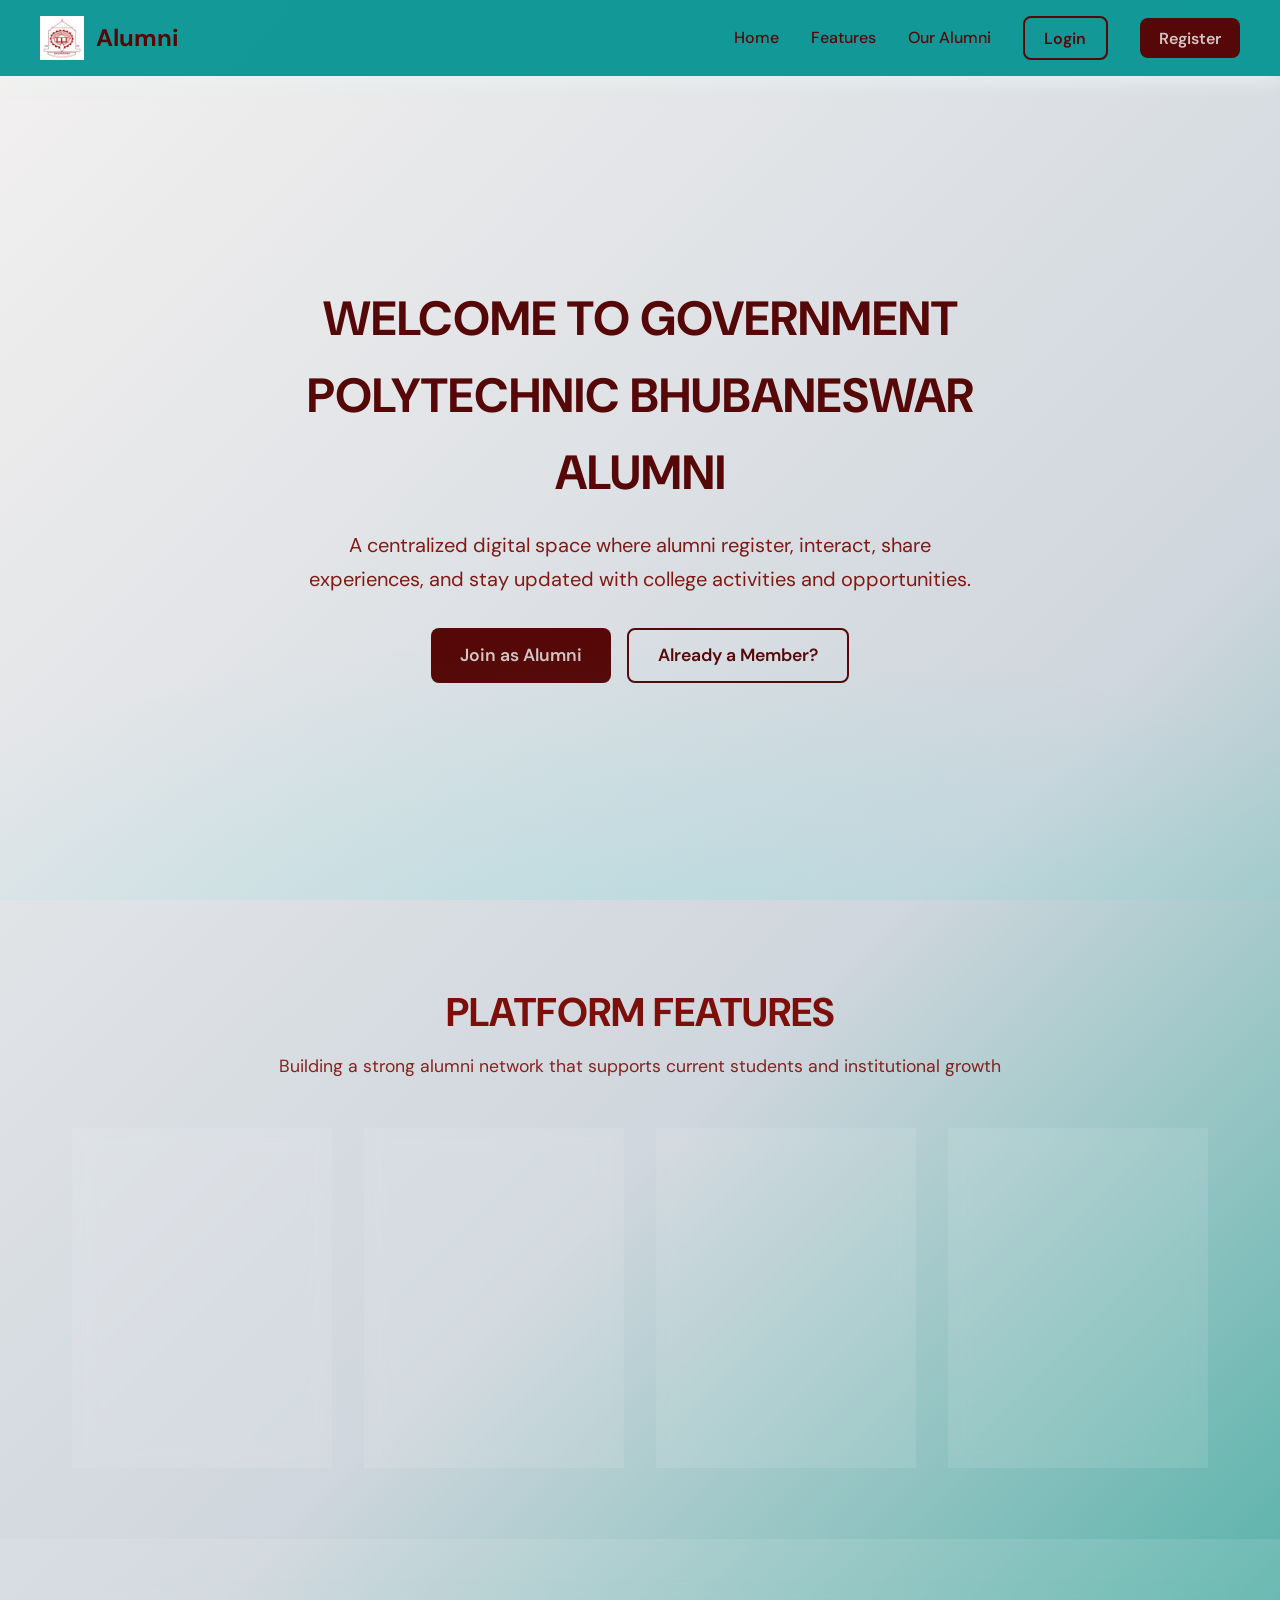
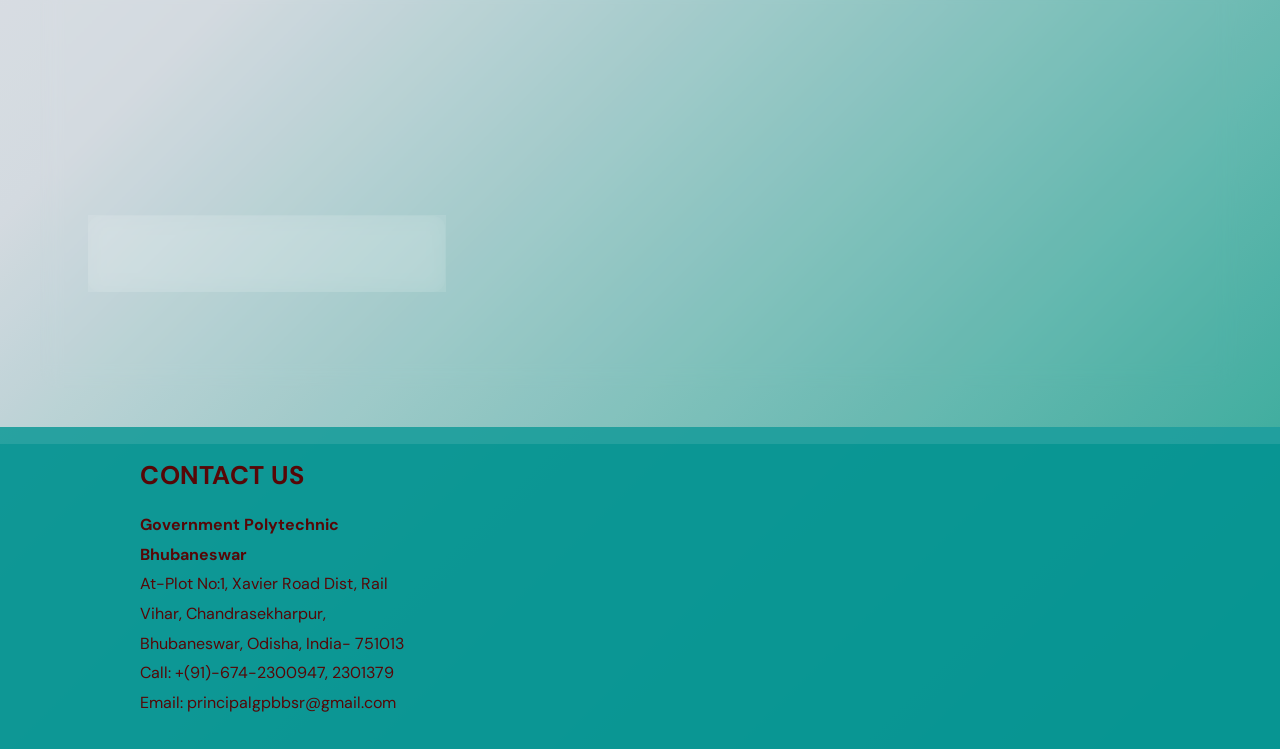
<file: index.html>
<!DOCTYPE html>
<html lang="en">
<head>
    <meta charset="UTF-8">
    <meta name="viewport" content="width=device-width, initial-scale=1.0">
    <title>College Alumni Page | Connect • Network • Grow</title>
    <link rel="stylesheet" href="styles.css">
</head>
<body>
    <!-- Navigation -->
    <nav class="navbar">
        <div class="nav-container">
            <a href="index.html" class="logo">
                <img src="assets/alumni-logo.png" class="logo-img" alt="Alumni logo">
                Alumni
            </a>
            <ul class="nav-links">
                <li><a href="#home">Home</a></li>
                <li><a href="#features">Features</a></li>
                <li><a href="#alumni">Our Alumni</a></li>
                <li><button class="btn btn-outline" id="openLogin">Login</button></li>
                <li><button class="btn btn-primary" id="openRegister">Register</button></li>
            </ul>
            <button class="mobile-menu-btn" aria-label="Toggle menu">
                <span></span><span></span><span></span>
            </button>
        </div>
    </nav>

    <!-- Hero Section -->
    <section id="home" class="hero">
        <div class="hero-content">
            <h1>WELCOME TO GOVERNMENT POLYTECHNIC BHUBANESWAR ALUMNI</h1>
            <p class="hero-subtitle">A centralized digital space where alumni register, interact, share experiences, and stay updated with college activities and opportunities.</p>
            <div class="hero-buttons">
                <button class="btn btn-primary btn-lg" id="heroRegister">Join as Alumni</button>
                <button class="btn btn-outline btn-lg" id="heroLogin">Already a Member?</button>
            </div>
        </div>
        <div class="hero-shape"></div>
    </section>

    <!-- Features Section -->
    <section id="features" class="features">
        <h2>PLATFORM FEATURES</h2>
        <p class="section-subtitle">Building a strong alumni network that supports current students and institutional growth</p>
        <div class="features-grid">
            <div class="feature-card" id="featureProfile">
                <div class="feature-icon">👤</div>
                <h3>Profile Management</h3>
                <p>Create and manage your profile, update professional details, and connect with fellow graduates.</p>
            </div>
            <div class="feature-card" id="featureEvents">
                <div class="feature-icon">📅</div>
                <h3>Events & Notices</h3>
                <p>Stay informed about reunions, workshops, seminars, and college activities.</p>
            </div>
            <div class="feature-card" id="featureJobs">
                <div class="feature-icon">💼</div>
                <h3>Jobs & Internships</h3>
                <p>Access job openings, internships, and career guidance for students.</p>
            </div>
            <div class="feature-card" id="featureNetworking">
                <div class="feature-icon">🤝</div>
                <h3>Alumni Feedback</h3>
                <p>Share your feedback to help improve academics, facilities, and alumni engagement.</p>
            </div>
        </div>
    </section>

    <!-- Our Alumni Section -->
    <section id="alumni" class="alumni-section">
        <h2>OUR ALUMNI</h2>
        <p class="section-subtitle">Meet our successful alumni who are making a difference in various fields</p>
        <div class="alumni-grid" id="alumniGrid">
            <!-- Alumni cards will be dynamically loaded from backend -->
        </div>
    </section>

    <!-- Login Modal -->
    <div id="loginModal" class="modal">
        <div class="modal-content">
            <span class="modal-close">&times;</span>
            <h2>Login</h2>
            <form id="loginForm">
                <div class="form-group">
                    <label for="loginEmail">Email</label>
                    <input type="email" id="loginEmail" required placeholder="Enter your email">
                </div>
                <div class="form-group">
                    <label for="loginPassword">Password</label>
                    <input type="password" id="loginPassword" required placeholder="Enter your password">
                </div>
                <p id="loginError" class="error-msg"></p>
                <button type="button" class="link-button" id="forgotPasswordLink">Forgot password?</button>
                <div id="forgotPasswordSection" class="forgot-section">
                    <p class="forgot-title">Reset your password</p>
                    <div class="form-group">
                        <label for="fpEmail">Registered Email</label>
                        <input type="email" id="fpEmail" placeholder="Enter your registered email">
                    </div>
                    <div class="form-row">
                        <div class="form-group">
                            <label for="fpNewPassword">New Password</label>
                            <input type="password" id="fpNewPassword" placeholder="New password (min 6 characters)">
                        </div>
                        <div class="form-group">
                            <label for="fpConfirmPassword">Confirm Password</label>
                            <input type="password" id="fpConfirmPassword" placeholder="Re-enter new password">
                        </div>
                    </div>
                    <p id="forgotError" class="error-msg"></p>
                    <p id="forgotSuccess" class="success-msg"></p>
                    <button type="button" class="btn btn-outline btn-block" id="forgotSubmit">Update Password</button>
                </div>
                <button type="submit" class="btn btn-primary btn-block">Login</button>
            </form>
        </div>
    </div>

    <!-- Register Modal -->
    <div id="registerModal" class="modal">
        <div class="modal-content">
            <span class="modal-close">&times;</span>
            <h2>Alumni Registration</h2>
            <form id="registerForm">
                <div class="form-row">
                    <div class="form-group">
                        <label for="regName">Full Name</label>
                        <input type="text" id="regName" required placeholder="Your full name">
                    </div>
                    <div class="form-group">
                        <label for="regEmail">Email</label>
                        <input type="email" id="regEmail" required placeholder="your@email.com">
                    </div>
                </div>
                <div class="form-row">
                    <div class="form-group">
                        <label for="regBatch">Batch / Year</label>
                        <input type="text" id="regBatch" placeholder="e.g. 2020">
                    </div>
                    <div class="form-group">
                        <label for="regCourse">Course / Department</label>
                        <select id="regCourse">
                            <option value="">Select</option>
                            <option value="Information Technology">Information Technology</option>
                            <option value="Civil">Civil</option>
                            <option value="Electrical">Electrical</option>
                            <option value="Electronics">Electronics</option>
                            <option value="MOM">MOM</option>
                            <option value="Beauty Culture">Beauty Culture</option>
                            <option value="Pharmacy">Pharmacy</option>
                            <option value="Architecture">Architecture</option>
                            <option value="Mechanical">Mechanical</option>
                            <option value="IoT">IoT</option>
                        </select>
                    </div>
                </div>
                <div class="form-group">
                    <label for="regCompanyType">Current Company / Higher Studies</label>
                    <select id="regCompanyType">
                        <option value="company" selected>Current Company</option>
                        <option value="higher">Higher Studies</option>
                    </select>
                </div>

                <div class="form-group toggle-section company-toggle company-type-company active" id="regCompanySection">
                    <label for="regCompanyName">Company Name</label>
                    <input type="text" id="regCompanyName" placeholder="e.g. Tech Corp">
                </div>

                <div class="form-group toggle-section company-toggle company-type-higher" id="regHigherStudiesSection">
                    <label for="regHigherStudiesName">College / University</label>
                    <input type="text" id="regHigherStudiesName" placeholder="e.g. ABC University">
                </div>
                <div class="form-row">
                    <div class="form-group">
                        <label for="regPassword">Password</label>
                        <input type="password" id="regPassword" required placeholder="Create password" minlength="6">
                    </div>
                    <div class="form-group">
                        <label for="regConfirmPassword">Confirm Password</label>
                        <input type="password" id="regConfirmPassword" required placeholder="Confirm password">
                    </div>
                </div>
                <p id="registerError" class="error-msg"></p>
                <p id="registerSuccess" class="success-msg"></p>
                <button type="submit" class="btn btn-primary btn-block">Register</button>
            </form>
        </div>
    </div>

    <!-- Alumni Feedback Modal -->
    <div id="feedbackModal" class="modal">
        <div class="modal-content feedback-modal-content">
            <span class="modal-close">&times;</span>
            <h2>Alumni Feedback Form</h2>
            <form id="feedbackForm">
                <div class="form-row">
                    <div class="form-group">
                        <label for="fbName">Name of the Alumni</label>
                        <input type="text" id="fbName" required placeholder="Enter full name">
                    </div>
                    <div class="form-group">
                        <label for="fbEmail">Email ID</label>
                        <input type="email" id="fbEmail" required placeholder="Enter email">
                    </div>
                </div>

                <div class="form-row">
                    <div class="form-group">
                        <label for="fbAcademicYear">Academic Year</label>
                        <input type="text" id="fbAcademicYear" required placeholder="e.g. 2019">
                    </div>
                    <div class="form-group">
                        <label for="fbAddress">Present Address</label>
                        <input type="text" id="fbAddress" required placeholder="Enter present address">
                    </div>
                </div>

                <div class="form-group">
                    <label for="fbStatus">Current Status</label>
                    <select id="fbStatus" required>
                        <option value="service">In Service</option>
                        <option value="higher">In Higher Study</option>
                    </select>
                </div>

                <div class="form-row feedback-status-group feedback-service-group" id="fbServiceFields">
                    <div class="form-group">
                        <label for="fbDesignation">Designation</label>
                        <input type="text" id="fbDesignation" placeholder="Enter designation">
                    </div>
                    <div class="form-group">
                        <label for="fbOrganization">Name of the Organization</label>
                        <input type="text" id="fbOrganization" placeholder="Enter organization name">
                    </div>
                </div>

                <div class="form-row feedback-status-group feedback-higher-group" id="fbHigherFields">
                    <div class="form-group">
                        <label for="fbProgram">Program Name</label>
                        <input type="text" id="fbProgram" placeholder="Enter program name">
                    </div>
                    <div class="form-group">
                        <label for="fbInstitution">Name of the Institution</label>
                        <input type="text" id="fbInstitution" placeholder="Enter institution name">
                    </div>
                </div>

                <p class="feedback-note">Rating score: 4 = Excellent, 3 = Very Good, 2 = Good, 1 = Satisfactory</p>
                <div class="feedback-table-wrap">
                    <table class="feedback-table">
                        <thead>
                            <tr>
                                <th>Sl No.</th>
                                <th>Area</th>
                                <th>Excellent</th>
                                <th>Very Good</th>
                                <th>Good</th>
                                <th>Satisfactory</th>
                            </tr>
                        </thead>
                        <tbody>
                            <tr><td>1</td><td>Teaching-Learning Environment</td><td><input type="radio" name="q1" value="4" required></td><td><input type="radio" name="q1" value="3"></td><td><input type="radio" name="q1" value="2"></td><td><input type="radio" name="q1" value="1"></td></tr>
                            <tr><td>2</td><td>Satisfaction Level with the curriculum</td><td><input type="radio" name="q2" value="4" required></td><td><input type="radio" name="q2" value="3"></td><td><input type="radio" name="q2" value="2"></td><td><input type="radio" name="q2" value="1"></td></tr>
                            <tr><td>3</td><td>Academic Facilities</td><td><input type="radio" name="q3" value="4" required></td><td><input type="radio" name="q3" value="3"></td><td><input type="radio" name="q3" value="2"></td><td><input type="radio" name="q3" value="1"></td></tr>
                            <tr><td>4</td><td>Students Interaction</td><td><input type="radio" name="q4" value="4" required></td><td><input type="radio" name="q4" value="3"></td><td><input type="radio" name="q4" value="2"></td><td><input type="radio" name="q4" value="1"></td></tr>
                            <tr><td>5</td><td>Student's Discipline</td><td><input type="radio" name="q5" value="4" required></td><td><input type="radio" name="q5" value="3"></td><td><input type="radio" name="q5" value="2"></td><td><input type="radio" name="q5" value="1"></td></tr>
                            <tr><td>6</td><td>Internship</td><td><input type="radio" name="q6" value="4" required></td><td><input type="radio" name="q6" value="3"></td><td><input type="radio" name="q6" value="2"></td><td><input type="radio" name="q6" value="1"></td></tr>
                            <tr><td>7</td><td>Career counseling and Guidance</td><td><input type="radio" name="q7" value="4" required></td><td><input type="radio" name="q7" value="3"></td><td><input type="radio" name="q7" value="2"></td><td><input type="radio" name="q7" value="1"></td></tr>
                            <tr><td>8</td><td>Placement Drive</td><td><input type="radio" name="q8" value="4" required></td><td><input type="radio" name="q8" value="3"></td><td><input type="radio" name="q8" value="2"></td><td><input type="radio" name="q8" value="1"></td></tr>
                            <tr><td>9</td><td>Extra-curricular Activities</td><td><input type="radio" name="q9" value="4" required></td><td><input type="radio" name="q9" value="3"></td><td><input type="radio" name="q9" value="2"></td><td><input type="radio" name="q9" value="1"></td></tr>
                            <tr><td>10</td><td>Overall Facilities</td><td><input type="radio" name="q10" value="4" required></td><td><input type="radio" name="q10" value="3"></td><td><input type="radio" name="q10" value="2"></td><td><input type="radio" name="q10" value="1"></td></tr>
                        </tbody>
                    </table>
                </div>

                <p id="feedbackError" class="error-msg"></p>
                <p id="feedbackSuccess" class="success-msg"></p>
                <button type="submit" class="btn btn-primary btn-block">Submit Feedback</button>
            </form>
        </div>
    </div>

    <footer class="contact-footer">
        <div class="contact-footer-inner">
            <div class="contact-footer-text">
                <h3>CONTACT US</h3>
                <p class="contact-line"><strong>Government Polytechnic</strong></p>
                <p class="contact-line"><strong>Bhubaneswar</strong></p>
                <p class="contact-line">At-Plot No:1, Xavier Road Dist, Rail</p>
                <p class="contact-line">Vihar, Chandrasekharpur,</p>
                <p class="contact-line">Bhubaneswar, Odisha, India- 751013</p>
                <p class="contact-line">Call: +(91)-674-2300947, 2301379</p>
                <p class="contact-line">Email: principalgpbbsr@gmail.com</p>
            </div>
        </div>
    </footer>

    <script src="data.js"></script>
    <script src="alumni-data.js"></script>
    <script src="app_v2.js"></script>
</body>
</html>
</file>
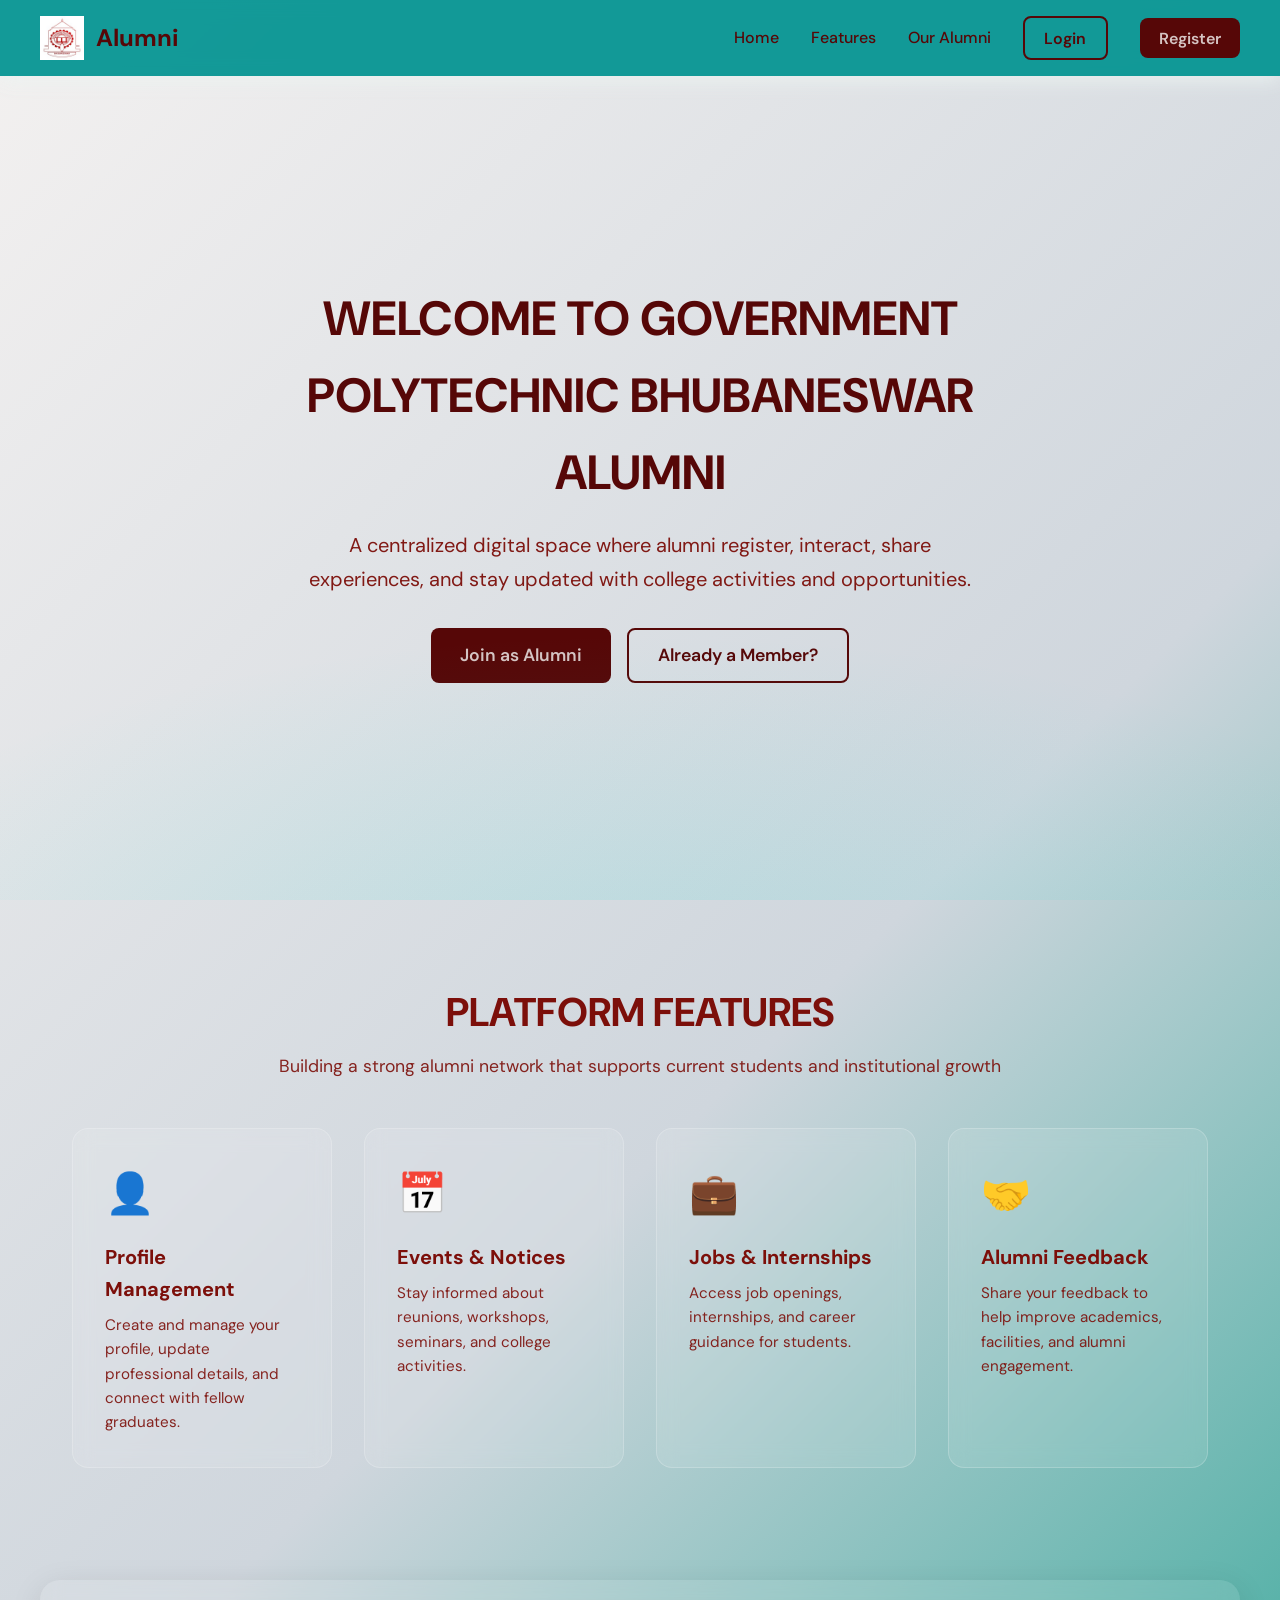
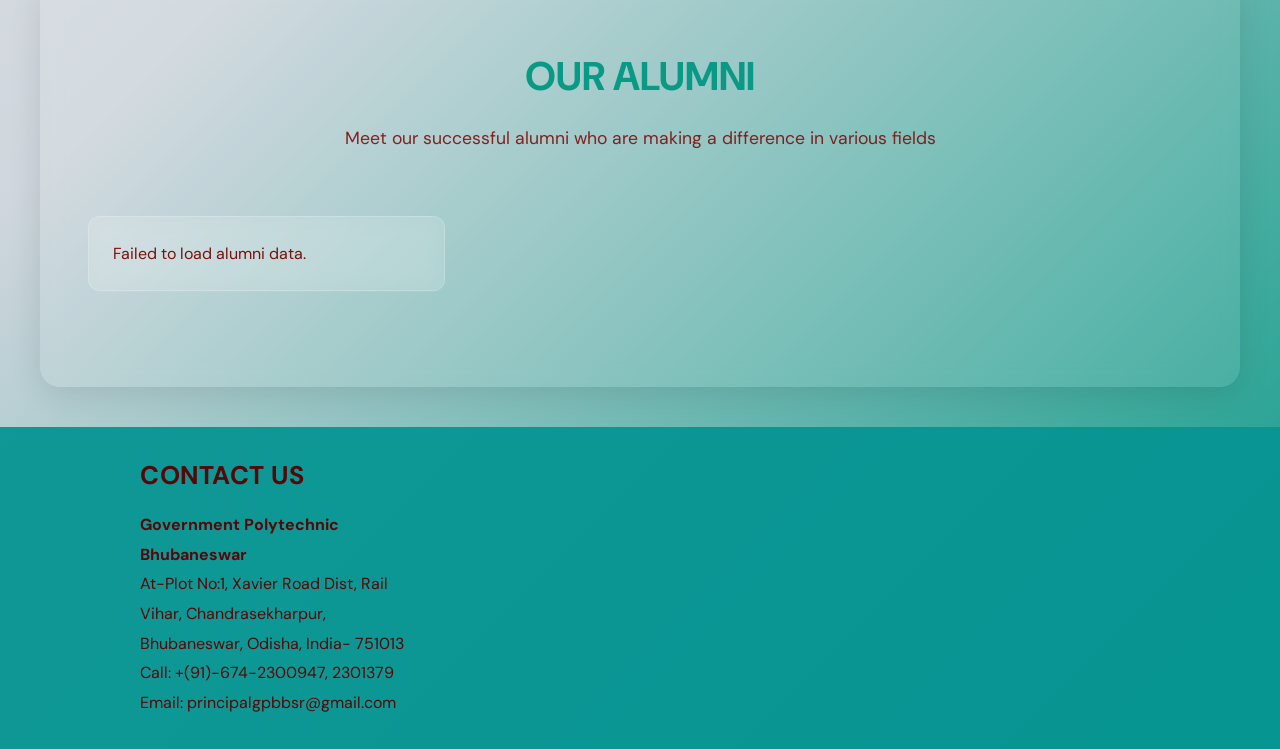
<file: admin.html>
<!DOCTYPE html>
<html lang="en">
<head>
    <meta charset="UTF-8">
    <meta name="viewport" content="width=device-width, initial-scale=1.0">
    <title>Admin Panel | College Alumni Page</title>
    <link rel="stylesheet" href="styles.css">
</head>
<body>
    <nav class="navbar">
        <div class="nav-container">
            <a href="index.html" class="logo">Alumni Admin</a>
            <ul class="nav-links">
                <li><a href="index.html">Home</a></li>
                <li><button class="btn btn-outline logout-btn-nav" id="logoutBtn">Logout</button></li>
            </ul>
        </div>
    </nav>

    <header class="page-header">
        <h1>Admin Control Panel</h1>
        <p>Manage alumni, events, and job postings</p>
    </header>

    <div class="dashboard-nav tabs">
        <button class="tab-btn active" data-tab="pending">Pending Registrations</button>
        <button class="tab-btn" data-tab="alumni">Manage Alumni</button>
        <button class="tab-btn" data-tab="addEvent">Post Event</button>
        <button class="tab-btn" data-tab="addJob">Post Job</button>
        <button class="tab-btn" data-tab="feedback">Alumni Feedback</button>
    </div>

    <!-- Pending Registrations -->
    <section id="pending" class="content-section tab-content active">
        <h2>Pending Alumni Registrations</h2>
        <div id="pendingList"></div>
    </section>

    <!-- Manage Alumni -->
    <section id="alumni" class="content-section tab-content">
        <h2>Manage Alumni</h2>
        <input
            type="text"
            class="search-box admin-nav-search"
            id="adminNavSearch"
            placeholder="Search by name, email, company/college, batch year"
        >
        <div id="adminAlumniList" class="alumni-grid"></div>
    </section>

    <!-- Post Event -->
    <section id="addEvent" class="content-section tab-content">
        <h2>Post Event / Notice</h2>
        <div class="card">
            <form id="eventForm">
                <div class="form-group">
                    <label>Title</label>
                    <input type="text" id="eventTitle" required placeholder="Event or notice title">
                </div>
                <div class="form-group">
                    <label>Description</label>
                    <textarea id="eventDesc" rows="4" required placeholder="Event details..."></textarea>
                </div>
                <div class="form-row">
                    <div class="form-group">
                        <label>Date</label>
                        <input type="date" id="eventDate">
                    </div>
                    <div class="form-group">
                        <label>Type</label>
                        <select id="eventType">
                            <option value="event">Event</option>
                            <option value="notice">Notice</option>
                        </select>
                    </div>
                </div>
                <button type="submit" class="btn btn-primary">Publish</button>
            </form>
        </div>
    </section>

    <!-- Post Job -->
    <section id="addJob" class="content-section tab-content">
        <h2>Post Job / Internship</h2>
        <div class="card">
            <form id="jobForm">
                <div class="form-group">
                    <label>Title</label>
                    <input type="text" id="jobTitle" required placeholder="Job or internship title">
                </div>
                <div class="form-group">
                    <label>Company</label>
                    <input type="text" id="jobCompany" required placeholder="Company name">
                </div>
                <div class="form-group">
                    <label>Description</label>
                    <textarea id="jobDesc" rows="4" required placeholder="Job description and requirements..."></textarea>
                </div>
                <div class="form-row">
                    <div class="form-group">
                        <label>Type</label>
                        <select id="jobType">
                            <option value="job">Full-time Job</option>
                            <option value="internship">Internship</option>
                        </select>
                    </div>
                    <div class="form-group">
                        <label>Contact Email</label>
                        <input type="email" id="jobContact" placeholder="Apply at">
                    </div>
                </div>
                <button type="submit" class="btn btn-primary">Post</button>
            </form>
        </div>
    </section>

    <!-- Alumni Feedback -->
    <section id="feedback" class="content-section tab-content">
        <h2>Alumni Feedback</h2>
        <div id="feedbackList"></div>
    </section>

    <footer class="contact-footer">
        <div class="contact-footer-inner">
            <div class="contact-footer-text">
                <h3>CONTACT US</h3>
                <p class="contact-line"><strong>Government Polytechnic</strong></p>
                <p class="contact-line">Bhubaneswar</p>
                <p class="contact-line">At-Plot No: 1 Xavier Road Dist, Rail</p>
                <p class="contact-line">Vihar, Chandrasekharpur,</p>
                <p class="contact-line">Bhubaneswar, Odisha, India- 751013</p>
                <p class="contact-line">Call: + (91)-674-2300947, 2301379</p>
                <p class="contact-line">Email: principalpgpbbsr@gmail.com</p>
            </div>
        </div>
    </footer>

    <script src="data.js"></script>
    <script src="app_v2.js"></script>
    <script>
        document.addEventListener('DOMContentLoaded', function() {
            if (!auth.isAdmin()) {
                window.location.href = 'index.html';
                return;
            }
            loadAdminPanel();
        });
    </script>
    
<div id="alumniDetailModal" class="modal">

    <div class="modal-content">

        <span class="modal-close"
              onclick="document.getElementById('alumniDetailModal').classList.remove('active')">

              &times;

        </span>

        <div id="detailContent"></div>

    </div>

</div>
    <div id="alumniDetailModal" class="modal">

    <div class="modal-content">

        <span class="modal-close" id="closeDetailModal">&times;</span>

        <div id="detailContent"></div>

    </div>

</div>
    
</body>
</html>
</file>
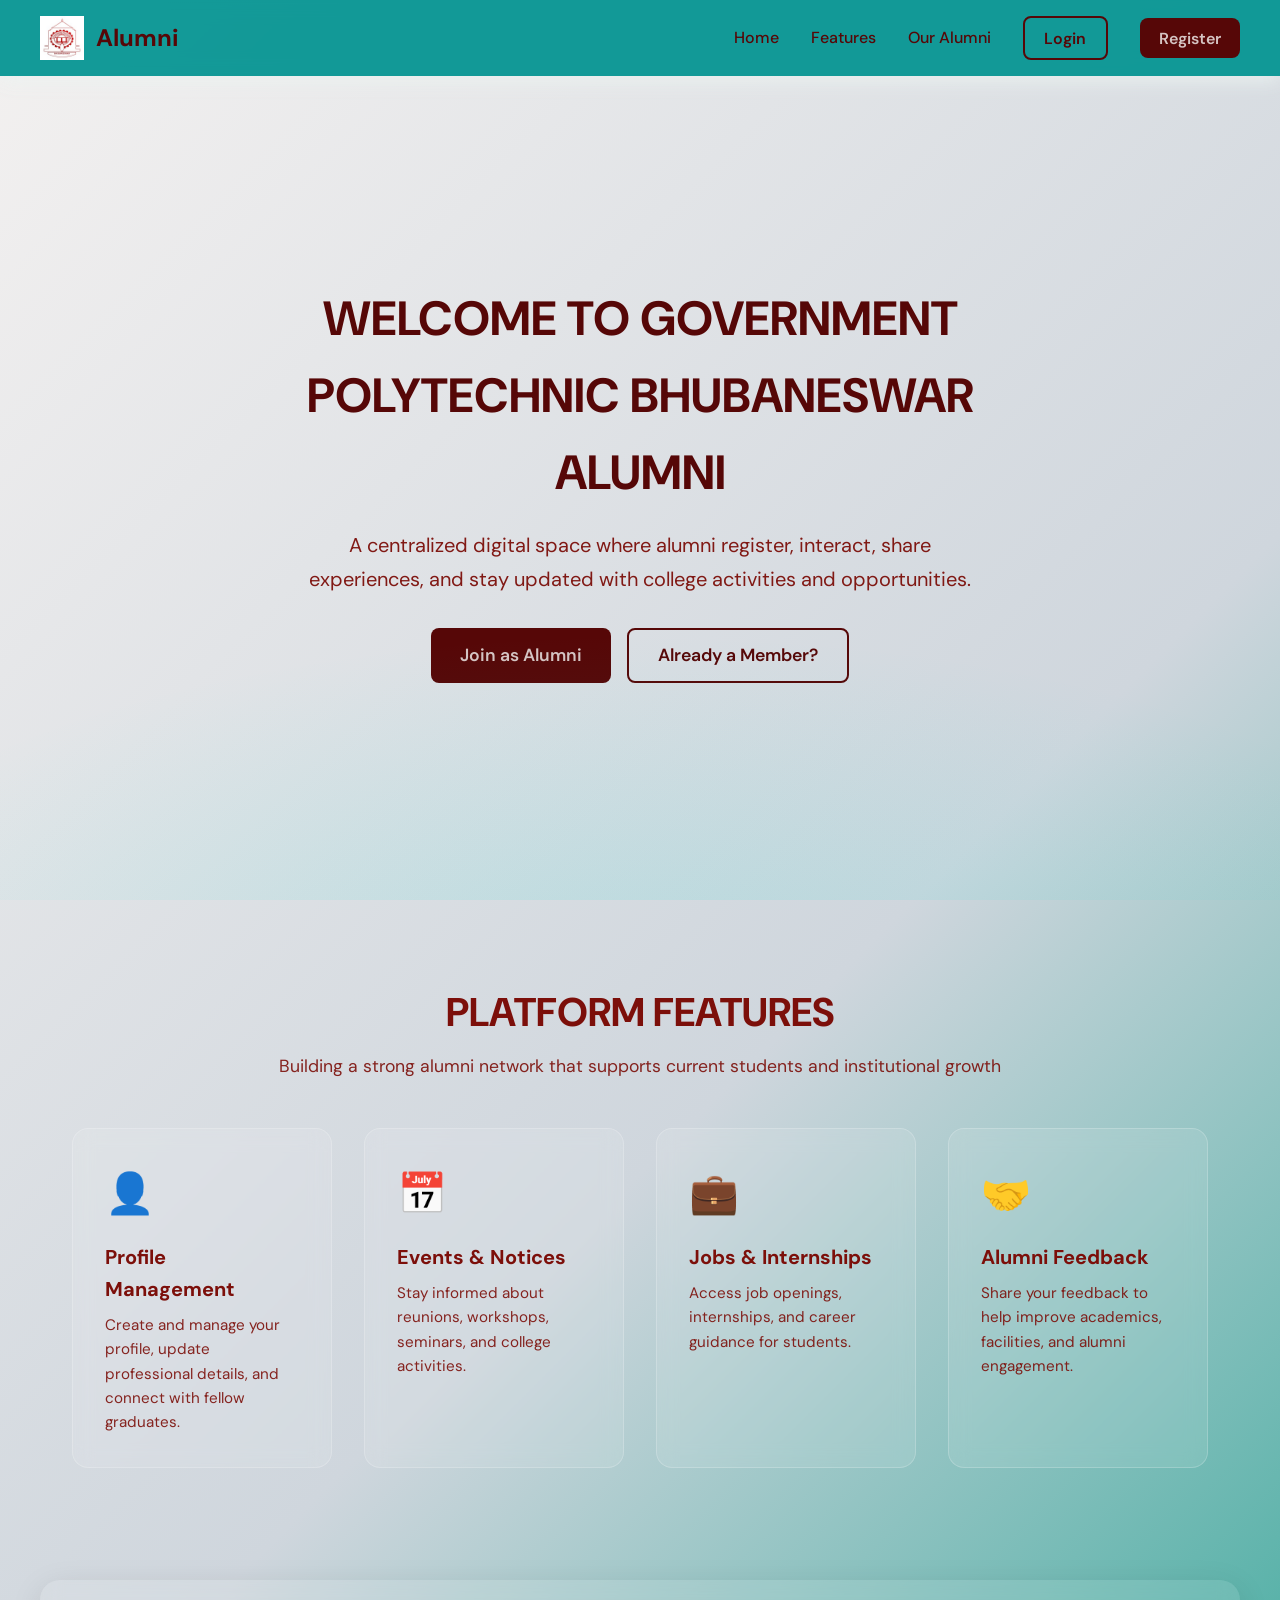
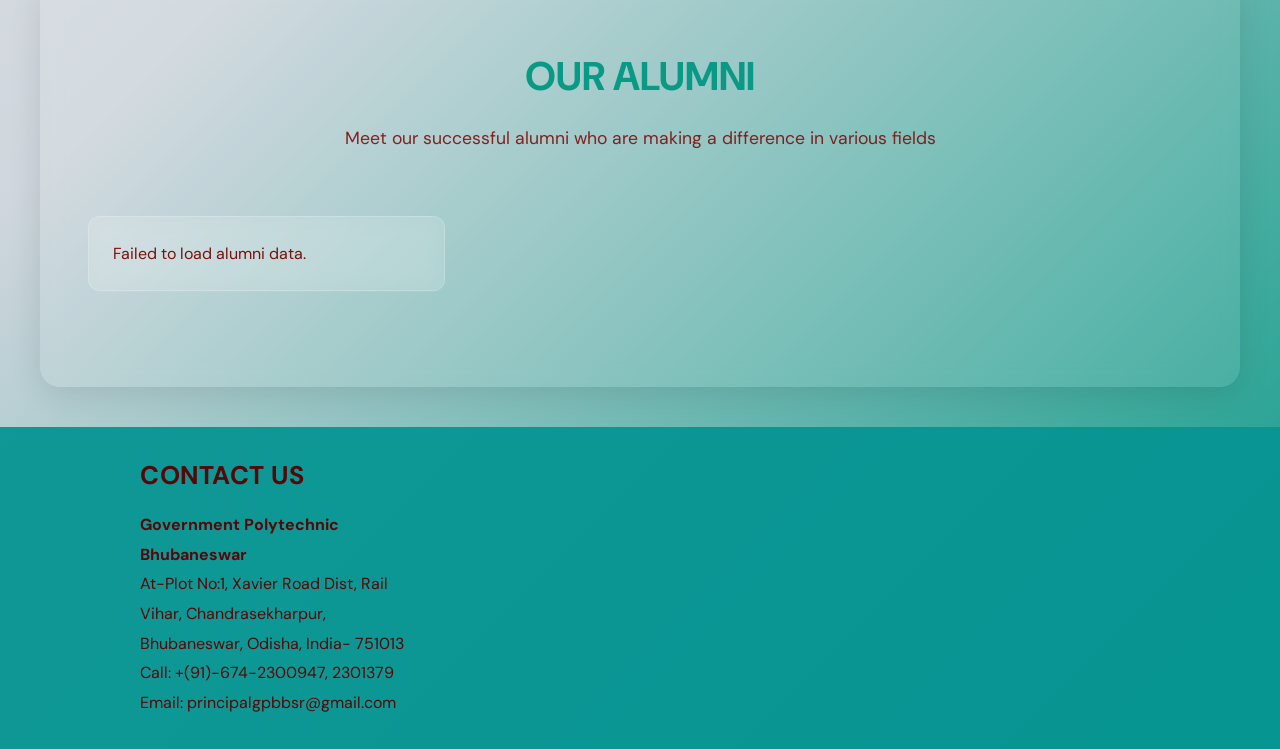
<file: dashboard.html>
<!DOCTYPE html>
<html lang="en">
<head>
    <meta charset="UTF-8">
    <meta name="viewport" content="width=device-width, initial-scale=1.0">
    <title>Alumni Dashboard | College Alumni Page</title>
    <link rel="stylesheet" href="styles.css">
</head>
<body>
    <nav class="navbar">
        <div class="nav-container">
            <a href="index.html" class="logo">Alumni</a>
            <ul class="nav-links">
                <li><a href="index.html">Home</a></li>
                <li><span id="userGreeting">Welcome!</span></li>
                <li><button class="btn btn-outline logout-btn-nav" id="logoutBtn">Logout</button></li>
            </ul>
        </div>
    </nav>

    <header class="page-header">
        <h1>Alumni Dashboard</h1>
        <p>Manage your profile, connect with alumni, and stay updated</p>
    </header>

    <div class="dashboard-nav tabs">
        <button class="tab-btn active" data-tab="profile">My Profile</button>
        <button class="tab-btn" data-tab="directory">Alumni Directory</button>
        <button class="tab-btn" data-tab="events">Events & Notices</button>
        <button class="tab-btn" data-tab="jobs">Jobs & Internships</button>
    </div>

    <!-- Profile Tab -->
    <section id="profile" class="content-section tab-content active">
        <h2>My Profile</h2>
        <div class="card">
            <form id="profileForm">
                <div class="profile-grid">
                    <div class="form-group">
                        <label>Full Name</label>
                        <input type="text" id="profileName" required>
                    </div>
                    <div class="form-group">
                        <label>Email</label>
                        <input type="email" id="profileEmail" required>
                    </div>
                    <div class="form-group">
                        <label>Mobile Number</label>
                        <input type="tel" id="profileMobile" placeholder="e.g. 9876543210">
                    </div>
                    <div class="form-group">
                        <label>Gender</label>
                        <select id="profileGender">
                            <option value="">Select</option>
                            <option value="Male">Male</option>
                            <option value="Female">Female</option>
                            <option value="Other">Other</option>
                        </select>
                    </div>
                    <div class="form-group">
                        <label>Passing Year</label>
                        <input type="text" id="profilePassingYear" placeholder="e.g. 2020">
                    </div>
                    <div class="form-group">
                        <label>Department</label>
                        <select id="profileCourse">
                            <option value="">Select</option>
                            <option value="Information Technology">Information Technology</option>
                            <option value="Civil">Civil</option>
                            <option value="Electrical">Electrical</option>
                            <option value="Electronics">Electronics</option>
                            <option value="MOM">MOM</option>
                            <option value="Beauty Culture">Beauty Culture</option>
                            <option value="Pharmacy">Pharmacy</option>
                            <option value="Architecture">Architecture</option>
                            <option value="Mechanical">Mechanical</option>
                            <option value="IoT">IoT</option>
                        </select>
                    </div>
                    <div class="form-group">
                        <label>Current Company / Higher Studies</label>
                        <select id="profileCompanyType">
                            <option value="company" selected>Current Company</option>
                            <option value="higher">Higher Studies</option>
                        </select>
                    </div>

                    <div class="form-group toggle-section company-toggle company-type-company active" id="profileCompanySection">
                        <label>Company Name</label>
                        <input type="text" id="profileCompanyName" placeholder="e.g. Tech Corp">
                    </div>

                    <div class="form-group toggle-section company-toggle company-type-higher" id="profileHigherStudiesSection">
                        <label>College / University</label>
                        <input type="text" id="profileHigherStudiesName" placeholder="e.g. ABC University">
                    </div>
                    <div class="form-group">
                        <label>Experience</label>
                        <input type="text" id="profileExperience" placeholder="e.g. 3 years">
                    </div>
                    <div class="form-group">
                        <label>Profile Picture</label>
                        <input type="file" id="profilePicture" accept="image/png, image/jpeg, image/jpg">
                        <small>Upload PNG, JPG, or JPEG format</small>
                        <img id="profilePreview" src="" alt="Profile Preview">
                    </div>
                </div>
                <div class="form-group">
                    <label>Key Skills</label>
                    <textarea id="profileSkills" rows="2" placeholder="e.g. Java, React, Leadership"></textarea>
                </div>
                <div class="form-group">
                    <label>Achievements</label>
                    <textarea id="profileAchievements" rows="3" placeholder="Awards, recognitions, notable projects..."></textarea>
                </div>
                <button type="submit" class="btn btn-primary">Save Profile</button>
            </form>
        </div>
    </section>

    <!-- Directory Tab -->
    <section id="directory" class="content-section tab-content">
        <h2>Alumni Directory</h2>
        <input type="text" class="search-box" id="directorySearch" placeholder="Search by name, batch, or company...">
        <div id="alumniList" class="alumni-grid"></div>
    </section>

    <!-- Events Tab -->
    <section id="events" class="content-section tab-content">
        <h2>Events & Notices</h2>
        <div id="eventsList" class="event-list"></div>
    </section>

    <!-- Jobs Tab -->
    <section id="jobs" class="content-section tab-content">
        <h2>Jobs & Internships</h2>
        <div id="jobsList" class="job-list"></div>
    </section>

    <footer class="contact-footer">
        <div class="contact-footer-inner">
            <div class="contact-footer-text">
                <h3>CONTACT US</h3>
                <p class="contact-line"><strong>Government Polytechnic</strong></p>
                <p class="contact-line">Bhubaneswar</p>
                <p class="contact-line">At-Plot No: 1 Xavier Road Dist, Rail</p>
                <p class="contact-line">Vihar, Chandrasekharpur,</p>
                <p class="contact-line">Bhubaneswar, Odisha, India- 751013</p>
                <p class="contact-line">Call: + (91)-674-2300947, 2301379</p>
                <p class="contact-line">Email: principalpgpbbsr@gmail.com</p>
            </div>
        </div>
    </footer>

    <script src="data.js"></script>
    <script src="app_v2.js"></script>
    <script>
        document.addEventListener('DOMContentLoaded', function() {
            if (!auth.isAlumni()) {
                window.location.href = 'index.html';
                return;
            }
            loadDashboard();
        });
    </script>
</body>
</html>
</file>
<file: styles.css>
/* College Alumni Page - Dynamic Blue Theme, White Font */
@import url('https://fonts.googleapis.com/css2?family=DM+Sans:wght@400;500;600;700&display=swap');

:root {
    --dynamic-blue: #f1eeedd1;
    --dynamic-blue-light: #cfd6dd;
    --dynamic-blue-dark: #099a86;
    --accent: #f6faf9;
    --white: #560707;
    --font-white: #7c0f0a;
    --shadow: rgba(235, 243, 241, 0.95);
}

/* Alumni Section */
.alumni-section {
    padding: 4rem 2rem;
    background: rgba(255, 255, 255, 0.1);
    backdrop-filter: blur(10px);
    margin: 2rem auto;
    max-width: 1200px;
    border-radius: 20px;
    box-shadow: 0 8px 32px rgba(0, 0, 0, 0.1);
}

.alumni-section h2 {
    text-align: center;
    font-size: 2.5rem;
    margin-bottom: 1rem;
    color: var(--dynamic-blue-dark);
}

.alumni-section .section-subtitle {
    text-align: center;
    font-size: 1.1rem;
    margin-bottom: 3rem;
    color: var(--font-white);
}

.alumni-grid {
    display: grid;
    grid-template-columns: repeat(auto-fit, minmax(280px, 1fr));
    gap: 2rem;
    padding: 1rem;
}

.alumni-card {
    background: rgba(255, 255, 255, 0.95);
    border-radius: 15px;
    padding: 1.5rem;
    box-shadow: 0 4px 15px rgba(0, 0, 0, 0.1);
    transition: transform 0.3s ease, box-shadow 0.3s ease;
    text-align: center;
}

.alumni-card:hover {
    transform: translateY(-10px);
    box-shadow: 0 8px 25px rgba(0, 0, 0, 0.2);
}

.alumni-photo {
    width: 120px;
    height: 120px;
    margin: 0 auto 1rem;
    border-radius: 50%;
    overflow: hidden;
    border: 4px solid var(--dynamic-blue-dark);
}

.alumni-photo img {
    width: 100%;
    height: 100%;
    object-fit: cover;
}

.alumni-info h3 {
    color: var(--dynamic-blue-dark);
    font-size: 1.3rem;
    margin-bottom: 0.5rem;
}

.alumni-batch,
.alumni-course,
.alumni-company {
    color: var(--font-white);
    font-size: 0.95rem;
    margin: 0.3rem 0;
}

.alumni-company {
    font-weight: 600;
    color: var(--dynamic-blue-dark);
}

* {
    margin: 0;
    padding: 0;
    box-sizing: border-box;
}

body {
    font-family: 'DM Sans', sans-serif;
    color: var(--font-white);
    background: linear-gradient(135deg, var(--dynamic-blue) 0%, var(--dynamic-blue-light) 50%, var(--dynamic-blue-dark) 100%);
    min-height: 100vh;
    line-height: 1.6;
}

/* Navbar */
.navbar {
    position: fixed;
    top: 0;
    left: 0;
    right: 0;
    background: rgba(7, 149, 147, 0.95);
    backdrop-filter: blur(10px);
    padding: 1rem 2rem;
    z-index: 1000;
    box-shadow: 0 4px 20px var(--shadow);
}

.nav-container {
    max-width: 1200px;
    margin: 0 auto;
    display: flex;
    justify-content: space-between;
    align-items: center;
}

.logo {
    display: flex;
    align-items: center;
    gap: 0.75rem;
    font-size: 1.5rem;
    font-weight: 700;
    color: var(--white);
    text-decoration: none;
}

.logo-img {
    width: 44px;
    height: 44px;
    object-fit: contain;
    flex-shrink: 0;
}

.logo span {
    color: var(--accent);
}

.nav-links {
    display: flex;
    list-style: none;
    gap: 2rem;
    align-items: center;
}

.nav-links a {
    color: var(--white);
    text-decoration: none;
    font-weight: 500;
    transition: opacity 0.2s;
}

.nav-links a:hover {
    opacity: 0.9;
}

/* Buttons */
.btn {
    padding: 0.6rem 1.2rem;
    border: none;
    border-radius: 8px;
    font-size: 1rem;
    font-weight: 600;
    cursor: pointer;
    transition: all 0.2s;
    font-family: inherit;
}

.btn-primary {
    background: var(--white);
    color: var(--dynamic-blue);
}

.btn-primary:hover {
    background: var(--accent);
    color: var(--white);
}

.btn-outline {
    background: transparent;
    color: var(--white);
    border: 2px solid var(--white);
}

.btn-outline:hover {
    background: var(--white);
    color: var(--dynamic-blue);
}

.btn-lg {
    padding: 0.9rem 1.8rem;
    font-size: 1.1rem;
}

.btn-block {
    width: 100%;
}

.mobile-menu-btn {
    display: none;
    flex-direction: column;
    gap: 5px;
    background: none;
    border: none;
    cursor: pointer;
    color: var(--white);
}

.mobile-menu-btn span {
    width: 24px;
    height: 2px;
    background: var(--white);
}

/* Hero */
.hero {
    min-height: 100vh;
    display: flex;
    align-items: center;
    justify-content: center;
    padding: 8rem 2rem 4rem;
    position: relative;
    overflow: hidden;
}

.hero-content {
    max-width: 700px;
    text-align: center;
}

.hero h1 {
    font-size: 3rem;
    font-weight: 700;
    margin-bottom: 1rem;
    color: var(--white);
}

.hero-subtitle {
    font-size: 1.25rem;
    opacity: 0.95;
    margin-bottom: 2rem;
    line-height: 1.7;
}

.hero-buttons {
    display: flex;
    gap: 1rem;
    justify-content: center;
    flex-wrap: wrap;
}

.hero-shape {
    position: absolute;
    bottom: -50%;
    left: -20%;
    width: 140%;
    height: 80%;
    background: radial-gradient(ellipse, rgba(21, 225, 218, 0.15) 0%, transparent 70%);
    pointer-events: none;
}

/* Features */
.features {
    padding: 5rem 2rem;
    max-width: 1200px;
    margin: 0 auto;
}

.features h2 {
    text-align: center;
    font-size: 2.5rem;
    margin-bottom: 0.5rem;
}

.section-subtitle {
    text-align: center;
    font-size: 1.1rem;
    opacity: 0.9;
    margin-bottom: 3rem;
}

.features-grid {
    display: grid;
    grid-template-columns: repeat(auto-fit, minmax(260px, 1fr));
    gap: 2rem;
}

.feature-card {
    background: rgba(255, 255, 255, 0.1);
    backdrop-filter: blur(10px);
    padding: 2rem;
    border-radius: 16px;
    border: 1px solid rgba(255, 255, 255, 0.2);
    transition: transform 0.2s, box-shadow 0.2s;
    cursor: pointer;
}

.feature-card:hover {
    transform: translateY(-4px);
    box-shadow: 0 12px 40px var(--shadow);
}

.feature-icon {
    font-size: 2.5rem;
    margin-bottom: 1rem;
}

.feature-card h3 {
    margin-bottom: 0.5rem;
    font-size: 1.25rem;
}

.feature-card p {
    opacity: 0.9;
    font-size: 0.95rem;
}

/* About */
.about {
    padding: 4rem 2rem;
    max-width: 800px;
    margin: 0 auto;
}

.about h2 {
    text-align: center;
    font-size: 2rem;
    margin-bottom: 2rem;
}

.objectives-list {
    list-style: none;
}

.objectives-list li {
    padding: 0.8rem 1rem;
    margin-bottom: 0.5rem;
    background: rgba(255, 255, 255, 0.08);
    border-radius: 8px;
    border-left: 4px solid var(--accent);
}

/* Modal */
.modal {
    display: none;
    position: fixed;
    top: 0;
    left: 0;
    right: 0;
    bottom: 0;
    background: rgba(0, 0, 0, 0.6);
    z-index: 2000;
    align-items: center;
    justify-content: center;
    padding: 2rem;
}

.modal.active {
    display: flex;
}

.modal-content {
    background: linear-gradient(135deg, var(--dynamic-blue-dark), var(--dynamic-blue));
    padding: 2.5rem;
    border-radius: 16px;
    max-width: 480px;
    width: 100%;
    position: relative;
    border: 1px solid rgba(255, 255, 255, 0.2);
}

.feedback-modal-content {
    max-width: 980px;
    max-height: 88vh;
    overflow-y: auto;
}

.modal-close {
    position: absolute;
    top: 1rem;
    right: 1.5rem;
    font-size: 1.5rem;
    cursor: pointer;
    opacity: 0.8;
}

.modal-close:hover {
    opacity: 1;
}

.modal h2 {
    margin-bottom: 1.5rem;
}

#detailContent{
    max-height:70vh;
    overflow-y:auto;
}

.detail-photo{
    width:120px;
    height:120px;
    border-radius:50%;
    object-fit:cover;
    display:block;
    margin:0 auto 20px;
}

#detailContent h2{
    text-align:center;
    margin-bottom:20px;
}

#detailContent p{
    margin-bottom:12px;
}

/* Forms */
.form-group {
    margin-bottom: 1.2rem;
}

.form-row {
    display: grid;
    grid-template-columns: 1fr 1fr;
    gap: 1rem;
}

.form-group label {
    display: block;
    margin-bottom: 0.4rem;
    font-weight: 500;
}

.form-group input,
.form-group select,
.form-group textarea {
    width: 100%;
    padding: 0.75rem 1rem;
    border: 1px solid rgba(255, 255, 255, 0.3);
    border-radius: 8px;
    background: rgba(255, 255, 255, 0.1);
    color: var(--white);
    font-family: inherit;
    font-size: 1rem;
}

.form-group select {
    cursor: pointer;
    padding-right: 2.75rem;
    -webkit-appearance: none;
    -moz-appearance: none;
    appearance: none;
    background-image:
        linear-gradient(45deg, transparent 50%, rgba(255, 255, 255, 0.85) 50%),
        linear-gradient(135deg, rgba(255, 255, 255, 0.85) 50%, transparent 50%);
    background-position:
        calc(100% - 18px) calc(1.05em + 2px),
        calc(100% - 13px) calc(1.05em + 2px);
    background-size: 6px 6px, 6px 6px;
    background-repeat: no-repeat;
}

.form-group select option {
    background-color: var(--dynamic-blue-dark);
    color: var(--white);
}

.form-group input::placeholder,
.form-group textarea::placeholder {
    color: rgba(86, 7, 7, 0.6);
}

.form-group input:focus,
.form-group select:focus,
.form-group textarea:focus {
    outline: none;
    border-color: var(--accent);
    box-shadow: 0 0 0 3px rgba(66, 165, 245, 0.22);
}

.error-msg {
    color: #ffcdd2;
    font-size: 0.9rem;
    margin-bottom: 0.5rem;
}

.success-msg {
    color: #a5d6a7;
    font-size: 0.9rem;
    margin-bottom: 0.5rem;
}

.link-button {
    background: none;
    border: none;
    color: rgba(255, 255, 255, 0.8);
    font-size: 0.9rem;
    text-decoration: underline;
    cursor: pointer;
    padding: 0;
    margin-bottom: 0.75rem;
}

.link-button:hover {
    color: var(--accent);
}

.forgot-section {
    display: none;
    margin-bottom: 0.75rem;
    padding-top: 0.75rem;
    border-top: 1px solid rgba(255, 255, 255, 0.15);
}

.forgot-section.active {
    display: block;
}

.toggle-section {
    display: none;
}

.toggle-section.active {
    display: block;
}

.forgot-title {
    font-size: 0.85rem;
    margin-bottom: 0.5rem;
    opacity: 0.85;
}

.form-footer {
    font-size: 0.8rem;
    opacity: 0.8;
    margin-top: 1rem;
}

/* Footer */
.footer {
    text-align: center;
    padding: 2rem;
    opacity: 0.8;
    font-size: 0.9rem;
}

/* Contact Footer */
.contact-footer {
    background: #079593f2;
    padding: 1.8rem 2rem;
    margin-top: 2.5rem;
}

.contact-footer-inner {
    max-width: 1000px;
    margin: 0 auto;
}

.contact-footer-text h3 {
    color: #560707;
    font-size: 1.6rem;
    margin-bottom: 1rem;
    letter-spacing: 0.5px;
}

.contact-footer-text .contact-line {
    color: #560707;
    margin: 0.35rem 0;
    font-size: 1rem;
    line-height: 1.5;
}

/* Dashboard & Admin Page Styles */
.page-header {
    padding: 6rem 2rem 2rem;
    text-align: center;
}

.page-header h1 {
    font-size: 2.5rem;
    margin-bottom: 0.5rem;
}

.dashboard-nav,
.tabs {
    display: flex;
    gap: 1rem;
    justify-content: center;
    flex-wrap: wrap;
    margin: 2rem 0;
    padding: 0 1rem;
}

.tab-btn {
    padding: 0.7rem 1.4rem;
    background: rgba(255, 255, 255, 0.192);
    border: 2px solid rgba(255, 255, 255, 0.3);
    color: var(--white);
    border-radius: 8px;
    cursor: pointer;
    font-weight: 600;
    transition: all 0.2s;
}

.tab-btn:hover,
.tab-btn.active {
    background: var(--white);
    color: var(--dynamic-blue);
    border-color: var(--white);
}

.content-section {
    max-width: 900px;
    margin: 0 auto 3rem;
    padding: 0 2rem;
}

.tab-content {
    display: none;
}

.tab-content.active {
    display: block;
}

.content-section h2 {
    margin-bottom: 1.5rem;
    font-size: 1.5rem;
}

.card {
    background: rgba(255, 255, 255, 0.1);
    backdrop-filter: blur(10px);
    border-radius: 12px;
    padding: 1.5rem;
    margin-bottom: 1rem;
    border: 1px solid rgba(255, 255, 255, 0.2);
}

.alumni-card-clickable{
    cursor:pointer;
    transition:.2s;
}

.alumni-card-clickable:hover{
    transform:translateY(-4px);
}

.detail-photo{
    width:120px;
    height:120px;
    object-fit:cover;
    border-radius:50%;
    margin-bottom:15px;
}

.search-box {
    width: 100%;
    padding: 0.8rem 1rem;
    margin-bottom: 1rem;
    border: 1px solid rgba(255, 255, 255, 0.3);
    border-radius: 8px;
    background: rgba(255, 255, 255, 0.1);
    color: var(--white);
    font-size: 1rem;
}

.admin-nav-search {
    width: 100%;
    max-width: 420px;
    margin: 0.6rem 0 1rem;
}

.search-box::placeholder {
    color: rgba(86, 7, 7, 0.6);
}

.feedback-note {
    font-size: 0.9rem;
    margin: 0.8rem 0 0.6rem;
    color: #560707;
}

.feedback-status-group {
    display: none;
}

.feedback-status-group.active {
    display: grid;
}

.feedback-table-wrap {
    overflow-x: auto;
    margin-bottom: 1rem;
}

.feedback-table {
    width: 100%;
    border-collapse: collapse;
    min-width: 760px;
    background: rgba(0, 0, 0, 0.08);
}

.feedback-table th,
.feedback-table td {
    border: 1px solid rgba(255, 255, 255, 0.25);
    padding: 0.55rem;
    text-align: center;
    font-size: 0.9rem;
}

.feedback-table th:nth-child(2),
.feedback-table td:nth-child(2) {
    text-align: left;
}

.alumni-grid {
    display: grid;
    grid-template-columns: repeat(auto-fill, minmax(280px, 1fr));
    gap: 1rem;
}

.event-list,
.job-list {
    display: flex;
    flex-direction: column;
    gap: 1rem;
}

.profile-grid {
    display: grid;
    grid-template-columns: repeat(auto-fit, minmax(250px, 1fr));
    gap: 1.5rem;
}

.logout-btn {
    margin-top: 2rem;
}

/* Responsive */
@media (max-width: 768px) {
    .nav-links {
        display: none;
    }

    .mobile-menu-btn {
        display: flex;
    }

    .hero h1 {
        font-size: 2rem;
    }

    .hero-subtitle {
        font-size: 1rem;
    }

    .form-row {
        grid-template-columns: 1fr;
    }
}
</file>
